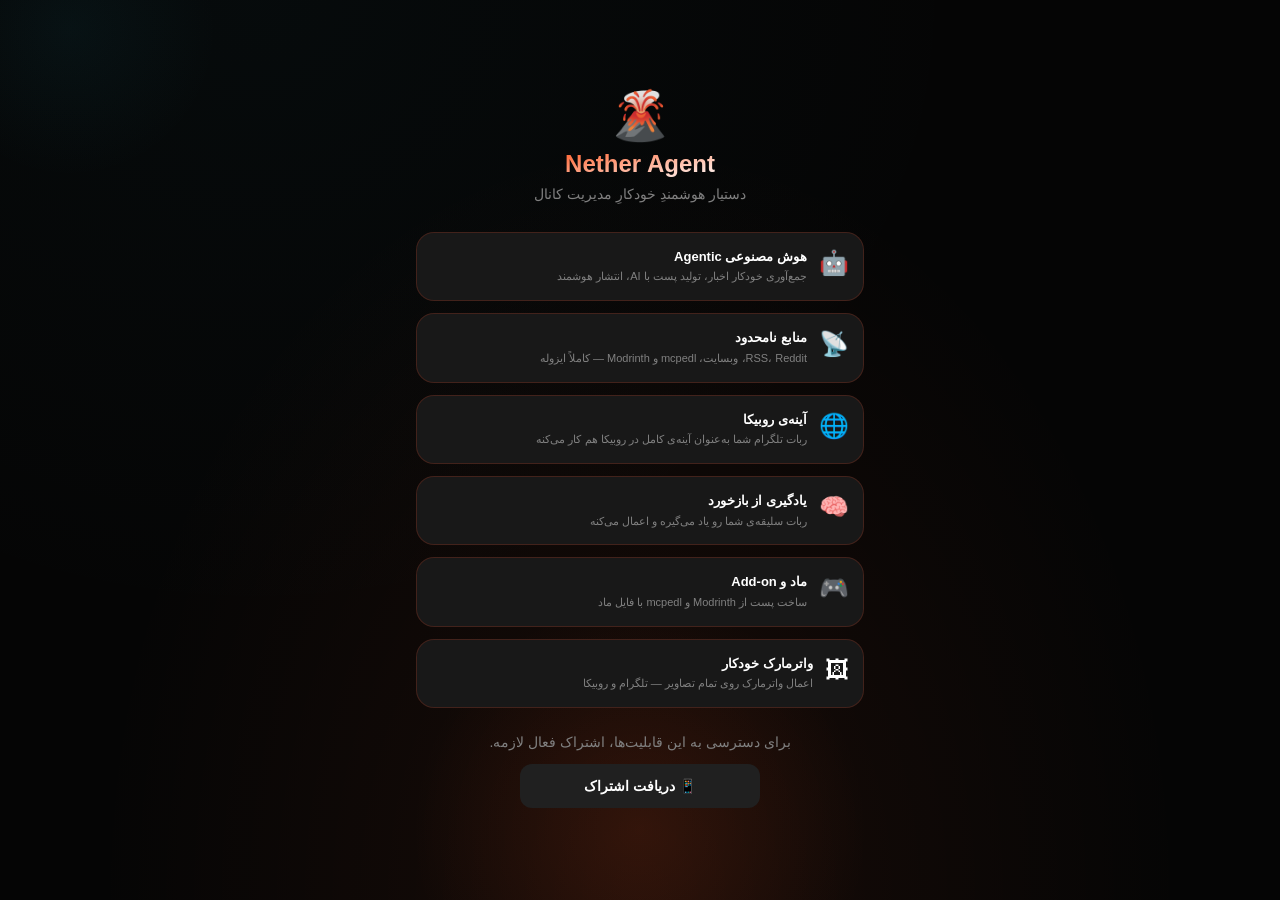
<file: index.html>
<!DOCTYPE html>
<html lang="fa" dir="rtl">
<head>
  <meta charset="UTF-8" />
  <meta name="viewport" content="width=device-width,initial-scale=1.0,maximum-scale=1.0,user-scalable=no" />
  <title>Nether Agent</title>
  <script src="https://telegram.org/js/telegram-web-app.js"></script>
  <link rel="preconnect" href="https://fonts.googleapis.com" />
  <link rel="preconnect" href="https://fonts.gstatic.com" crossorigin />
  <link href="https://fonts.googleapis.com/css2?family=Share+Tech+Mono&family=Cinzel:wght@600;700&display=swap" rel="stylesheet" />
  <script>
    // GitHub Pages SPA redirect receiver
    // If 404.html redirected us here with a hash like #/sources, convert it back to a real path
    (function() {
      var l = window.location;
      if (l.hash && l.hash.startsWith('#/')) {
        var hashPath = l.hash.substring(1); // Remove the #
        var search = '';
        var queryIndex = hashPath.indexOf('?');
        if (queryIndex !== -1) {
          search = hashPath.substring(queryIndex);
          hashPath = hashPath.substring(0, queryIndex);
        }
        // Replace current URL: keep pathname, remove hash, use the path from hash
        var newPath = l.pathname.replace(/\/$/, '') + hashPath;
        l.replace(newPath + search);
      }
    })();
  </script>
  <script type="module" crossorigin src="/assets/index-Dd-r5ETo.js"></script>
  <link rel="modulepreload" crossorigin href="/assets/react-vendor-34mWvzJ0.js">
  <link rel="stylesheet" crossorigin href="/assets/index-CsMjYsDs.css">
</head>
<body><div id="root"></div></body>
</html>
</file>
<file: assets/index-CsMjYsDs.css>
.pixel-card{position:relative;overflow:hidden;border-radius:18px;isolation:isolate;border:1px solid rgba(255,80,40,.18)}.pixel-card:before{content:"";position:absolute;top:0;right:0;bottom:0;left:0;background:radial-gradient(circle,#080808,transparent 85%);opacity:.8}.pixel-canvas{position:absolute;top:0;right:0;bottom:0;left:0;z-index:1}*,:before,:after{--tw-border-spacing-x: 0;--tw-border-spacing-y: 0;--tw-translate-x: 0;--tw-translate-y: 0;--tw-rotate: 0;--tw-skew-x: 0;--tw-skew-y: 0;--tw-scale-x: 1;--tw-scale-y: 1;--tw-pan-x: ;--tw-pan-y: ;--tw-pinch-zoom: ;--tw-scroll-snap-strictness: proximity;--tw-gradient-from-position: ;--tw-gradient-via-position: ;--tw-gradient-to-position: ;--tw-ordinal: ;--tw-slashed-zero: ;--tw-numeric-figure: ;--tw-numeric-spacing: ;--tw-numeric-fraction: ;--tw-ring-inset: ;--tw-ring-offset-width: 0px;--tw-ring-offset-color: #fff;--tw-ring-color: rgb(59 130 246 / .5);--tw-ring-offset-shadow: 0 0 #0000;--tw-ring-shadow: 0 0 #0000;--tw-shadow: 0 0 #0000;--tw-shadow-colored: 0 0 #0000;--tw-blur: ;--tw-brightness: ;--tw-contrast: ;--tw-grayscale: ;--tw-hue-rotate: ;--tw-invert: ;--tw-saturate: ;--tw-sepia: ;--tw-drop-shadow: ;--tw-backdrop-blur: ;--tw-backdrop-brightness: ;--tw-backdrop-contrast: ;--tw-backdrop-grayscale: ;--tw-backdrop-hue-rotate: ;--tw-backdrop-invert: ;--tw-backdrop-opacity: ;--tw-backdrop-saturate: ;--tw-backdrop-sepia: ;--tw-contain-size: ;--tw-contain-layout: ;--tw-contain-paint: ;--tw-contain-style: }::backdrop{--tw-border-spacing-x: 0;--tw-border-spacing-y: 0;--tw-translate-x: 0;--tw-translate-y: 0;--tw-rotate: 0;--tw-skew-x: 0;--tw-skew-y: 0;--tw-scale-x: 1;--tw-scale-y: 1;--tw-pan-x: ;--tw-pan-y: ;--tw-pinch-zoom: ;--tw-scroll-snap-strictness: proximity;--tw-gradient-from-position: ;--tw-gradient-via-position: ;--tw-gradient-to-position: ;--tw-ordinal: ;--tw-slashed-zero: ;--tw-numeric-figure: ;--tw-numeric-spacing: ;--tw-numeric-fraction: ;--tw-ring-inset: ;--tw-ring-offset-width: 0px;--tw-ring-offset-color: #fff;--tw-ring-color: rgb(59 130 246 / .5);--tw-ring-offset-shadow: 0 0 #0000;--tw-ring-shadow: 0 0 #0000;--tw-shadow: 0 0 #0000;--tw-shadow-colored: 0 0 #0000;--tw-blur: ;--tw-brightness: ;--tw-contrast: ;--tw-grayscale: ;--tw-hue-rotate: ;--tw-invert: ;--tw-saturate: ;--tw-sepia: ;--tw-drop-shadow: ;--tw-backdrop-blur: ;--tw-backdrop-brightness: ;--tw-backdrop-contrast: ;--tw-backdrop-grayscale: ;--tw-backdrop-hue-rotate: ;--tw-backdrop-invert: ;--tw-backdrop-opacity: ;--tw-backdrop-saturate: ;--tw-backdrop-sepia: ;--tw-contain-size: ;--tw-contain-layout: ;--tw-contain-paint: ;--tw-contain-style: }*,:before,:after{box-sizing:border-box;border-width:0;border-style:solid;border-color:#e5e7eb}:before,:after{--tw-content: ""}html,:host{line-height:1.5;-webkit-text-size-adjust:100%;-moz-tab-size:4;-o-tab-size:4;tab-size:4;font-family:Inter,-apple-system,Segoe UI,Tahoma,sans-serif;font-feature-settings:normal;font-variation-settings:normal;-webkit-tap-highlight-color:transparent}body{margin:0;line-height:inherit}hr{height:0;color:inherit;border-top-width:1px}abbr:where([title]){-webkit-text-decoration:underline dotted;text-decoration:underline dotted}h1,h2,h3,h4,h5,h6{font-size:inherit;font-weight:inherit}a{color:inherit;text-decoration:inherit}b,strong{font-weight:bolder}code,kbd,samp,pre{font-family:ui-monospace,SFMono-Regular,Menlo,Monaco,Consolas,Liberation Mono,Courier New,monospace;font-feature-settings:normal;font-variation-settings:normal;font-size:1em}small{font-size:80%}sub,sup{font-size:75%;line-height:0;position:relative;vertical-align:baseline}sub{bottom:-.25em}sup{top:-.5em}table{text-indent:0;border-color:inherit;border-collapse:collapse}button,input,optgroup,select,textarea{font-family:inherit;font-feature-settings:inherit;font-variation-settings:inherit;font-size:100%;font-weight:inherit;line-height:inherit;letter-spacing:inherit;color:inherit;margin:0;padding:0}button,select{text-transform:none}button,input:where([type=button]),input:where([type=reset]),input:where([type=submit]){-webkit-appearance:button;background-color:transparent;background-image:none}:-moz-focusring{outline:auto}:-moz-ui-invalid{box-shadow:none}progress{vertical-align:baseline}::-webkit-inner-spin-button,::-webkit-outer-spin-button{height:auto}[type=search]{-webkit-appearance:textfield;outline-offset:-2px}::-webkit-search-decoration{-webkit-appearance:none}::-webkit-file-upload-button{-webkit-appearance:button;font:inherit}summary{display:list-item}blockquote,dl,dd,h1,h2,h3,h4,h5,h6,hr,figure,p,pre{margin:0}fieldset{margin:0;padding:0}legend{padding:0}ol,ul,menu{list-style:none;margin:0;padding:0}dialog{padding:0}textarea{resize:vertical}input::-moz-placeholder,textarea::-moz-placeholder{opacity:1;color:#9ca3af}input::placeholder,textarea::placeholder{opacity:1;color:#9ca3af}button,[role=button]{cursor:pointer}:disabled{cursor:default}img,svg,video,canvas,audio,iframe,embed,object{display:block;vertical-align:middle}img,video{max-width:100%;height:auto}[hidden]:where(:not([hidden=until-found])){display:none}*{-webkit-tap-highlight-color:transparent}body{--tw-bg-opacity: 1;background-color:rgb(8 8 8 / var(--tw-bg-opacity, 1));font-family:Inter,-apple-system,Segoe UI,Tahoma,sans-serif;--tw-text-opacity: 1;color:rgb(255 255 255 / var(--tw-text-opacity, 1));margin:0;padding:0;overflow:hidden}::-webkit-scrollbar{width:3px;height:3px}::-webkit-scrollbar-track{background:transparent}::-webkit-scrollbar-thumb{--tw-bg-opacity: 1;background-color:rgb(32 32 32 / var(--tw-bg-opacity, 1));border-radius:2px}.\!container{width:100%!important}.container{width:100%}@media(min-width:640px){.\!container{max-width:640px!important}.container{max-width:640px}}@media(min-width:768px){.\!container{max-width:768px!important}.container{max-width:768px}}@media(min-width:1024px){.\!container{max-width:1024px!important}.container{max-width:1024px}}@media(min-width:1280px){.\!container{max-width:1280px!important}.container{max-width:1280px}}@media(min-width:1536px){.\!container{max-width:1536px!important}.container{max-width:1536px}}.glass{border-width:1px;border-color:#ff50282e;background-color:#181818cc;--tw-backdrop-blur: blur(24px);-webkit-backdrop-filter:var(--tw-backdrop-blur) var(--tw-backdrop-brightness) var(--tw-backdrop-contrast) var(--tw-backdrop-grayscale) var(--tw-backdrop-hue-rotate) var(--tw-backdrop-invert) var(--tw-backdrop-opacity) var(--tw-backdrop-saturate) var(--tw-backdrop-sepia);backdrop-filter:var(--tw-backdrop-blur) var(--tw-backdrop-brightness) var(--tw-backdrop-contrast) var(--tw-backdrop-grayscale) var(--tw-backdrop-hue-rotate) var(--tw-backdrop-invert) var(--tw-backdrop-opacity) var(--tw-backdrop-saturate) var(--tw-backdrop-sepia)}.card{border-radius:18px;border-width:1px;border-color:#ff50282e;--tw-bg-opacity: 1;background-color:rgb(24 24 24 / var(--tw-bg-opacity, 1));padding:1rem;transition-property:all;transition-timing-function:cubic-bezier(.4,0,.2,1);transition-duration:.3s}.card:hover{border-color:#ff5a244d}.field{width:100%;border-radius:.75rem;border-width:1px;border-color:transparent;--tw-bg-opacity: 1;background-color:rgb(8 8 8 / var(--tw-bg-opacity, 1));padding:.75rem .875rem;font-size:.875rem;line-height:1.25rem;--tw-text-opacity: 1;color:rgb(255 255 255 / var(--tw-text-opacity, 1));outline:2px solid transparent;outline-offset:2px;transition-property:all;transition-timing-function:cubic-bezier(.4,0,.2,1);transition-duration:.3s}.field:focus{--tw-border-opacity: 1;border-color:rgb(255 90 36 / var(--tw-border-opacity, 1));box-shadow:0 0 0 3px #ff5a2414}.btn{width:100%;cursor:pointer;border-radius:.75rem;border-style:none;padding-top:.75rem;padding-bottom:.75rem;font-size:.875rem;line-height:1.25rem;font-weight:600;transition-property:all;transition-timing-function:cubic-bezier(.4,0,.2,1);transition-duration:.3s}.btn-primary{border-width:1px;border-color:#ff50282e;--tw-bg-opacity: 1;background-color:rgb(32 32 32 / var(--tw-bg-opacity, 1));--tw-text-opacity: 1;color:rgb(255 255 255 / var(--tw-text-opacity, 1))}.btn-primary:active{--tw-border-opacity: 1;border-color:rgb(255 90 36 / var(--tw-border-opacity, 1));box-shadow:0 0 12px #ff5a2426}.btn-ghost{border-width:1px;border-color:#ff50282e;background-color:transparent;--tw-text-opacity: 1;color:rgb(200 200 200 / var(--tw-text-opacity, 1))}.btn-danger{border-width:1px;border-color:#dc143c40;background-color:transparent;--tw-text-opacity: 1;color:rgb(220 20 60 / var(--tw-text-opacity, 1))}.toggle{position:relative;height:1.5rem;width:2.75rem;flex-shrink:0}.toggle input{height:0px;width:0px;opacity:0}.toggle-slider{position:absolute;top:0;right:0;bottom:0;left:0;cursor:pointer;border-radius:9999px;border-width:1px;border-color:#ff50282e;--tw-bg-opacity: 1;background-color:rgb(8 8 8 / var(--tw-bg-opacity, 1));transition-property:all;transition-timing-function:cubic-bezier(.4,0,.2,1);transition-duration:.3s}.toggle-slider:before{content:"";position:absolute;right:.25rem;top:.25rem;height:1rem;width:1rem;border-radius:9999px;--tw-bg-opacity: 1;background-color:rgb(128 128 128 / var(--tw-bg-opacity, 1));transition-property:all;transition-timing-function:cubic-bezier(.4,0,.2,1);transition-duration:.3s}.toggle input:checked+.toggle-slider{--tw-border-opacity: 1;border-color:rgb(255 90 36 / var(--tw-border-opacity, 1))}.toggle input:checked+.toggle-slider:before{transform:translate(-18px);--tw-bg-opacity: 1;background-color:rgb(255 90 36 / var(--tw-bg-opacity, 1));box-shadow:0 0 6px #ff5a24}.nav-item{position:relative;display:flex;min-width:64px;flex:1 1 0%;cursor:pointer;flex-direction:column;align-items:center;gap:.25rem;white-space:nowrap;border-style:none;background-color:transparent;padding-top:.625rem;padding-bottom:.625rem;font-size:10px;--tw-text-opacity: 1;color:rgb(128 128 128 / var(--tw-text-opacity, 1));transition-property:color,background-color,border-color,text-decoration-color,fill,stroke;transition-timing-function:cubic-bezier(.4,0,.2,1);transition-duration:.3s}.nav-item.active,.nav-item.\!active{--tw-text-opacity: 1;color:rgb(255 90 36 / var(--tw-text-opacity, 1))}.nav-item.active:before{content:""}.nav-item.\!active:before{content:""!important}.nav-item.active:before{position:absolute;top:0;left:25%;right:25%;height:.125rem;border-bottom-right-radius:.25rem;border-bottom-left-radius:.25rem;--tw-bg-opacity: 1;background-color:rgb(255 90 36 / var(--tw-bg-opacity, 1))}.nav-item.\!active:before{position:absolute;top:0;left:25%;right:25%;height:.125rem;border-bottom-right-radius:.25rem;border-bottom-left-radius:.25rem;--tw-bg-opacity: 1;background-color:rgb(255 90 36 / var(--tw-bg-opacity, 1))}.stat-card{border-radius:18px;border-width:1px;border-color:#ff50282e;--tw-bg-opacity: 1;background-color:rgb(24 24 24 / var(--tw-bg-opacity, 1));padding:.875rem;text-align:center}.stat-val{font-size:1.25rem;line-height:1.75rem;font-weight:700;--tw-text-opacity: 1;color:rgb(255 90 36 / var(--tw-text-opacity, 1))}.stat-label{margin-top:.125rem;font-size:11px;--tw-text-opacity: 1;color:rgb(128 128 128 / var(--tw-text-opacity, 1))}.tab{cursor:pointer;white-space:nowrap;border-radius:.75rem;border-width:1px;border-color:transparent;--tw-bg-opacity: 1;background-color:rgb(24 24 24 / var(--tw-bg-opacity, 1));padding:.5rem .875rem;font-size:.75rem;line-height:1rem;--tw-text-opacity: 1;color:rgb(128 128 128 / var(--tw-text-opacity, 1));transition-property:all;transition-timing-function:cubic-bezier(.4,0,.2,1);transition-duration:.3s}.tab.active,.tab.\!active{border-color:#ff50282e;--tw-bg-opacity: 1;background-color:rgb(32 32 32 / var(--tw-bg-opacity, 1));--tw-text-opacity: 1;color:rgb(255 90 36 / var(--tw-text-opacity, 1))}.pointer-events-none{pointer-events:none}.visible{visibility:visible}.fixed{position:fixed}.absolute{position:absolute}.relative{position:relative}.inset-0{top:0;right:0;bottom:0;left:0}.bottom-20{bottom:5rem}.bottom-\[-100px\]{bottom:-100px}.bottom-\[-160px\]{bottom:-160px}.left-1\/2{left:50%}.left-\[-80px\]{left:-80px}.right-0{right:0}.top-\[-120px\]{top:-120px}.z-0{z-index:0}.z-10{z-index:10}.z-20{z-index:20}.z-\[100\]{z-index:100}.mx-auto{margin-left:auto;margin-right:auto}.my-2{margin-top:.5rem;margin-bottom:.5rem}.my-3{margin-top:.75rem;margin-bottom:.75rem}.mb-0\.5{margin-bottom:.125rem}.mb-1{margin-bottom:.25rem}.mb-1\.5{margin-bottom:.375rem}.mb-2{margin-bottom:.5rem}.mb-2\.5{margin-bottom:.625rem}.mb-3{margin-bottom:.75rem}.mb-4{margin-bottom:1rem}.mb-6{margin-bottom:1.5rem}.mb-7{margin-bottom:1.75rem}.mt-0\.5{margin-top:.125rem}.mt-1{margin-top:.25rem}.mt-1\.5{margin-top:.375rem}.mt-2{margin-top:.5rem}.mt-2\.5{margin-top:.625rem}.mt-3{margin-top:.75rem}.block{display:block}.inline-block{display:inline-block}.flex{display:flex}.grid{display:grid}.hidden{display:none}.h-0\.5{height:.125rem}.h-1{height:.25rem}.h-1\.5{height:.375rem}.h-10{height:2.5rem}.h-16{height:4rem}.h-2{height:.5rem}.h-\[300px\]{height:300px}.h-\[400px\]{height:400px}.h-\[460px\]{height:460px}.h-full{height:100%}.h-screen{height:100vh}.max-h-\[120px\]{max-height:120px}.min-h-screen{min-height:100vh}.w-0\.5{width:.125rem}.w-1{width:.25rem}.w-1\.5{width:.375rem}.w-10{width:2.5rem}.w-14{width:3.5rem}.w-16{width:4rem}.w-2{width:.5rem}.w-\[300px\]{width:300px}.w-\[400px\]{width:400px}.w-\[460px\]{width:460px}.w-full{width:100%}.min-w-0{min-width:0px}.min-w-\[64px\]{min-width:64px}.max-w-\[200px\]{max-width:200px}.max-w-\[240px\]{max-width:240px}.max-w-md{max-width:28rem}.max-w-xl{max-width:36rem}.max-w-xs{max-width:20rem}.flex-1{flex:1 1 0%}.flex-shrink-0,.shrink-0{flex-shrink:0}.-translate-x-1\/2{--tw-translate-x: -50%;transform:translate(var(--tw-translate-x),var(--tw-translate-y)) rotate(var(--tw-rotate)) skew(var(--tw-skew-x)) skewY(var(--tw-skew-y)) scaleX(var(--tw-scale-x)) scaleY(var(--tw-scale-y))}.transform{transform:translate(var(--tw-translate-x),var(--tw-translate-y)) rotate(var(--tw-rotate)) skew(var(--tw-skew-x)) skewY(var(--tw-skew-y)) scaleX(var(--tw-scale-x)) scaleY(var(--tw-scale-y))}@keyframes spin{to{transform:rotate(360deg)}}.animate-spin{animation:spin 1s linear infinite}.cursor-pointer{cursor:pointer}.grid-cols-2{grid-template-columns:repeat(2,minmax(0,1fr))}.flex-col{flex-direction:column}.items-center{align-items:center}.justify-center{justify-content:center}.justify-between{justify-content:space-between}.gap-1{gap:.25rem}.gap-1\.5{gap:.375rem}.gap-2{gap:.5rem}.gap-2\.5{gap:.625rem}.gap-3{gap:.75rem}.gap-4{gap:1rem}.space-y-1>:not([hidden])~:not([hidden]){--tw-space-y-reverse: 0;margin-top:calc(.25rem * calc(1 - var(--tw-space-y-reverse)));margin-bottom:calc(.25rem * var(--tw-space-y-reverse))}.space-y-2>:not([hidden])~:not([hidden]){--tw-space-y-reverse: 0;margin-top:calc(.5rem * calc(1 - var(--tw-space-y-reverse)));margin-bottom:calc(.5rem * var(--tw-space-y-reverse))}.space-y-2\.5>:not([hidden])~:not([hidden]){--tw-space-y-reverse: 0;margin-top:calc(.625rem * calc(1 - var(--tw-space-y-reverse)));margin-bottom:calc(.625rem * var(--tw-space-y-reverse))}.space-y-3>:not([hidden])~:not([hidden]){--tw-space-y-reverse: 0;margin-top:calc(.75rem * calc(1 - var(--tw-space-y-reverse)));margin-bottom:calc(.75rem * var(--tw-space-y-reverse))}.overflow-hidden{overflow:hidden}.overflow-x-auto{overflow-x:auto}.overflow-y-auto{overflow-y:auto}.truncate{overflow:hidden;text-overflow:ellipsis;white-space:nowrap}.text-ellipsis{text-overflow:ellipsis}.whitespace-nowrap{white-space:nowrap}.rounded{border-radius:.25rem}.rounded-2xl{border-radius:18px}.rounded-full{border-radius:9999px}.rounded-lg{border-radius:.5rem}.rounded-md{border-radius:.375rem}.rounded-xl{border-radius:.75rem}.border{border-width:1px}.border-2{border-width:2px}.border-b{border-bottom-width:1px}.border-t{border-top-width:1px}.border-none{border-style:none}.border-nether-accent\/30{border-color:#ff5a244d}.border-nether-border{border-color:#ff50282e}.border-nether-border\/30{border-color:#ff50284d}.border-nether-border\/50{border-color:#ff502880}.border-nether-card{--tw-border-opacity: 1;border-color:rgb(24 24 24 / var(--tw-border-opacity, 1))}.border-transparent{border-color:transparent}.border-t-nether-accent{--tw-border-opacity: 1;border-top-color:rgb(255 90 36 / var(--tw-border-opacity, 1))}.bg-nether-accent{--tw-bg-opacity: 1;background-color:rgb(255 90 36 / var(--tw-bg-opacity, 1))}.bg-nether-accent\/15{background-color:#ff5a2426}.bg-nether-bg{--tw-bg-opacity: 1;background-color:rgb(8 8 8 / var(--tw-bg-opacity, 1))}.bg-nether-card{--tw-bg-opacity: 1;background-color:rgb(24 24 24 / var(--tw-bg-opacity, 1))}.bg-nether-elevated{--tw-bg-opacity: 1;background-color:rgb(32 32 32 / var(--tw-bg-opacity, 1))}.bg-nether-success{--tw-bg-opacity: 1;background-color:rgb(0 184 148 / var(--tw-bg-opacity, 1))}.bg-nether-text-3{--tw-bg-opacity: 1;background-color:rgb(128 128 128 / var(--tw-bg-opacity, 1))}.bg-transparent{background-color:transparent}.bg-gradient-to-br{background-image:linear-gradient(to bottom right,var(--tw-gradient-stops))}.from-nether-accent{--tw-gradient-from: #FF5A24 var(--tw-gradient-from-position);--tw-gradient-to: rgb(255 90 36 / 0) var(--tw-gradient-to-position);--tw-gradient-stops: var(--tw-gradient-from), var(--tw-gradient-to)}.to-white{--tw-gradient-to: #fff var(--tw-gradient-to-position)}.bg-clip-text{-webkit-background-clip:text;background-clip:text}.object-cover{-o-object-fit:cover;object-fit:cover}.\!p-0{padding:0!important}.\!p-3{padding:.75rem!important}.p-0{padding:0}.p-2{padding:.5rem}.p-2\.5{padding:.625rem}.p-3\.5{padding:.875rem}.p-4{padding:1rem}.\!py-2{padding-top:.5rem!important;padding-bottom:.5rem!important}.px-1{padding-left:.25rem;padding-right:.25rem}.px-1\.5{padding-left:.375rem;padding-right:.375rem}.px-2{padding-left:.5rem;padding-right:.5rem}.px-3{padding-left:.75rem;padding-right:.75rem}.px-4{padding-left:1rem;padding-right:1rem}.px-5{padding-left:1.25rem;padding-right:1.25rem}.px-6{padding-left:1.5rem;padding-right:1.5rem}.py-0\.5{padding-top:.125rem;padding-bottom:.125rem}.py-1\.5{padding-top:.375rem;padding-bottom:.375rem}.py-2{padding-top:.5rem;padding-bottom:.5rem}.py-2\.5{padding-top:.625rem;padding-bottom:.625rem}.py-3{padding-top:.75rem;padding-bottom:.75rem}.py-4{padding-top:1rem;padding-bottom:1rem}.py-6{padding-top:1.5rem;padding-bottom:1.5rem}.py-8{padding-top:2rem;padding-bottom:2rem}.pb-2{padding-bottom:.5rem}.pb-24{padding-bottom:6rem}.pb-4{padding-bottom:1rem}.pr-4{padding-right:1rem}.pt-2{padding-top:.5rem}.pt-3{padding-top:.75rem}.pt-4{padding-top:1rem}.text-center{text-align:center}.text-right{text-align:right}.font-mono{font-family:ui-monospace,SFMono-Regular,Menlo,Monaco,Consolas,Liberation Mono,Courier New,monospace}.\!text-\[11px\]{font-size:11px!important}.text-2xl{font-size:1.5rem;line-height:2rem}.text-3xl{font-size:1.875rem;line-height:2.25rem}.text-5xl{font-size:3rem;line-height:1}.text-\[10px\]{font-size:10px}.text-\[11px\]{font-size:11px}.text-\[12px\]{font-size:12px}.text-\[13px\]{font-size:13px}.text-\[15px\]{font-size:15px}.text-\[9px\]{font-size:9px}.text-base{font-size:1rem;line-height:1.5rem}.text-lg{font-size:1.125rem;line-height:1.75rem}.text-sm{font-size:.875rem;line-height:1.25rem}.text-xl{font-size:1.25rem;line-height:1.75rem}.text-xs{font-size:.75rem;line-height:1rem}.font-bold{font-weight:700}.font-medium{font-weight:500}.font-semibold{font-weight:600}.leading-loose{line-height:2}.leading-relaxed{line-height:1.625}.text-nether-accent{--tw-text-opacity: 1;color:rgb(255 90 36 / var(--tw-text-opacity, 1))}.text-nether-cyan{--tw-text-opacity: 1;color:rgb(42 184 214 / var(--tw-text-opacity, 1))}.text-nether-danger{--tw-text-opacity: 1;color:rgb(220 20 60 / var(--tw-text-opacity, 1))}.text-nether-success{--tw-text-opacity: 1;color:rgb(0 184 148 / var(--tw-text-opacity, 1))}.text-nether-text{--tw-text-opacity: 1;color:rgb(255 255 255 / var(--tw-text-opacity, 1))}.text-nether-text-2{--tw-text-opacity: 1;color:rgb(200 200 200 / var(--tw-text-opacity, 1))}.text-nether-text-3{--tw-text-opacity: 1;color:rgb(128 128 128 / var(--tw-text-opacity, 1))}.text-transparent{color:transparent}.text-white{--tw-text-opacity: 1;color:rgb(255 255 255 / var(--tw-text-opacity, 1))}.opacity-0{opacity:0}.opacity-50{opacity:.5}.shadow{--tw-shadow: 0 1px 3px 0 rgb(0 0 0 / .1), 0 1px 2px -1px rgb(0 0 0 / .1);--tw-shadow-colored: 0 1px 3px 0 var(--tw-shadow-color), 0 1px 2px -1px var(--tw-shadow-color);box-shadow:var(--tw-ring-offset-shadow, 0 0 #0000),var(--tw-ring-shadow, 0 0 #0000),var(--tw-shadow)}.shadow-\[0_0_6px_\#FF5A24\]{--tw-shadow: 0 0 6px #FF5A24;--tw-shadow-colored: 0 0 6px var(--tw-shadow-color);box-shadow:var(--tw-ring-offset-shadow, 0 0 #0000),var(--tw-ring-shadow, 0 0 #0000),var(--tw-shadow)}.outline-none{outline:2px solid transparent;outline-offset:2px}.ring{--tw-ring-offset-shadow: var(--tw-ring-inset) 0 0 0 var(--tw-ring-offset-width) var(--tw-ring-offset-color);--tw-ring-shadow: var(--tw-ring-inset) 0 0 0 calc(3px + var(--tw-ring-offset-width)) var(--tw-ring-color);box-shadow:var(--tw-ring-offset-shadow),var(--tw-ring-shadow),var(--tw-shadow, 0 0 #0000)}.blur{--tw-blur: blur(8px);filter:var(--tw-blur) var(--tw-brightness) var(--tw-contrast) var(--tw-grayscale) var(--tw-hue-rotate) var(--tw-invert) var(--tw-saturate) var(--tw-sepia) var(--tw-drop-shadow)}.drop-shadow{--tw-drop-shadow: drop-shadow(0 1px 2px rgb(0 0 0 / .1)) drop-shadow(0 1px 1px rgb(0 0 0 / .06));filter:var(--tw-blur) var(--tw-brightness) var(--tw-contrast) var(--tw-grayscale) var(--tw-hue-rotate) var(--tw-invert) var(--tw-saturate) var(--tw-sepia) var(--tw-drop-shadow)}.filter{filter:var(--tw-blur) var(--tw-brightness) var(--tw-contrast) var(--tw-grayscale) var(--tw-hue-rotate) var(--tw-invert) var(--tw-saturate) var(--tw-sepia) var(--tw-drop-shadow)}.transition{transition-property:color,background-color,border-color,text-decoration-color,fill,stroke,opacity,box-shadow,transform,filter,backdrop-filter;transition-timing-function:cubic-bezier(.4,0,.2,1);transition-duration:.15s}.transition-all{transition-property:all;transition-timing-function:cubic-bezier(.4,0,.2,1);transition-duration:.15s}.transition-colors{transition-property:color,background-color,border-color,text-decoration-color,fill,stroke;transition-timing-function:cubic-bezier(.4,0,.2,1);transition-duration:.15s}.ease-in{transition-timing-function:cubic-bezier(.4,0,1,1)}.ease-in-out{transition-timing-function:cubic-bezier(.4,0,.2,1)}.ease-out{transition-timing-function:cubic-bezier(0,0,.2,1)}:root{--nether-accent: #FF5A24;--nether-glow: #FF5A24;--nether-dim: #FF8855;--font-mono: "Share Tech Mono", "Courier New", monospace;--font-display: "Cinzel", serif}.nether-scanline{position:fixed;top:0;right:0;bottom:0;left:0;z-index:200;pointer-events:none;background:repeating-linear-gradient(0deg,transparent,transparent 3px,rgba(255,90,36,.015) 3px,rgba(255,90,36,.015) 5px);transition:opacity .3s}.nether-vignette{position:fixed;top:0;right:0;bottom:0;left:0;z-index:190;pointer-events:none;background:radial-gradient(ellipse at 50% 40%,transparent 30%,rgba(0,0,0,.6) 100%)}.nether-paused *,.nether-paused *:before,.nether-paused *:after{animation-play-state:paused!important}@keyframes netherBlink{0%,to{opacity:1}50%{opacity:0}}.nether-light-source{position:absolute;top:0;left:50%;transform:translate(-50%);width:60%;height:40%;background:radial-gradient(ellipse at 50% 0%,rgba(255,90,36,.06) 0%,transparent 70%);pointer-events:none}.nether-floor-inset{position:absolute;bottom:0;left:5%;right:5%;height:50%;box-shadow:inset 0 20px 40px #0009;pointer-events:none;border-radius:50%}.nether-char-shadow{position:absolute;top:62%;left:50%;transform:translate(-50%);width:70px;height:12px;border-radius:50%;background:radial-gradient(ellipse,rgba(0,0,0,.5),transparent 70%);pointer-events:none;filter:blur(3px)}.nether-room{position:absolute;top:0;right:0;bottom:0;left:0;transform-style:preserve-3d}.nether-floor{position:absolute;bottom:0;left:-10%;right:-10%;height:60%;background:repeating-linear-gradient(45deg,transparent 0px,transparent 24px,rgba(255,90,36,.12) 24px,rgba(255,90,36,.12) 25px),repeating-linear-gradient(-45deg,transparent 0px,transparent 24px,rgba(255,90,36,.06) 24px,rgba(255,90,36,.06) 25px),radial-gradient(ellipse at 50% 100%,rgba(255,60,0,.1) 0%,transparent 50%),linear-gradient(180deg,#0a0505,#080808);animation:netherLavaPulse var(--lava-duration, 4s) ease-in-out infinite;transform:rotateX(60deg);transform-origin:bottom center}.nether-wall{position:absolute;background:linear-gradient(180deg,#0a0a0a,#050505);border:1px solid rgba(255,90,36,.08)}.nether-wall-back{top:0;left:0;right:0;height:40%;background:linear-gradient(180deg,#0c0806,#080808);border-bottom:1px solid rgba(255,90,36,.1)}.nether-wall-left{top:0;left:0;bottom:0;width:15%;background:linear-gradient(90deg,#0a0606,#080808);border-right:1px solid rgba(255,90,36,.06)}.nether-wall-right{top:0;right:0;bottom:0;width:15%;background:linear-gradient(-90deg,#0a0606,#080808);border-left:1px solid rgba(255,90,36,.06)}@keyframes netherLavaPulse{0%,to{opacity:.5}50%{opacity:1}}.nether-embers{position:absolute;top:0;right:0;bottom:0;left:0;pointer-events:none}.nether-ember{position:absolute;bottom:5%;width:2px;height:2px;background:var(--nether-accent);border-radius:50%;opacity:0;box-shadow:0 0 4px var(--nether-accent);animation:netherFloatUp 8s infinite ease-out}@keyframes netherFloatUp{0%{bottom:5%;opacity:0;transform:scale(1)}15%{opacity:.5}80%{opacity:.15}to{bottom:80%;opacity:0;transform:scale(.3)}}.nether-hud-tl{position:fixed;top:10px;left:10px;z-index:100;font-family:var(--font-mono);font-size:11px;color:#ffc864e6;pointer-events:none;display:flex;align-items:center;gap:3px;background:#00000080;padding:3px 8px;border-radius:6px;border:1px solid rgba(255,90,36,.15)}.nether-hud-tr{position:fixed;top:10px;right:10px;z-index:100;display:flex;gap:4px;pointer-events:none}.nether-badge{font-family:var(--font-mono);font-size:10px;padding:3px 7px;border-radius:6px;background:#0009;border:1px solid rgba(255,90,36,.2);color:#ffc864cc;white-space:nowrap}.nether-hud-bottom{position:fixed;bottom:65px;left:50%;transform:translate(-50%);z-index:100;font-family:var(--font-mono);font-size:11px;color:#ffc864b3;pointer-events:none;white-space:nowrap;background:#00000080;padding:3px 12px;border-radius:6px;border:1px solid rgba(255,90,36,.15)}.nether-hex-stream{position:fixed;top:0;bottom:0;width:14px;overflow:hidden;z-index:50;pointer-events:none;font-family:var(--font-mono);font-size:9px;color:#ff5a2433;line-height:1.6}.nether-hex-left{left:0;border-right:1px solid rgba(255,90,36,.05)}.nether-hex-right{right:0;border-left:1px solid rgba(255,90,36,.05)}.nether-hex-inner{animation:netherHexScroll 20s linear infinite;white-space:nowrap}.nether-hex-reverse{animation:netherHexScrollDown 20s linear infinite}.nether-hex-stream span{display:block}@keyframes netherHexScroll{0%{transform:translateY(0)}to{transform:translateY(-50%)}}@keyframes netherHexScrollDown{0%{transform:translateY(-50%)}to{transform:translateY(0)}}.nether-zone-3d{position:absolute;cursor:pointer;transition:filter .3s;transform-style:preserve-3d}.nether-zone-3d:hover{filter:brightness(1.4)!important}.nether-zone-label{font-family:var(--font-mono);font-size:11px;color:#ffc864bf;text-align:center;margin-top:5px;text-shadow:0 1px 2px rgba(0,0,0,.8)}.nether-altar{display:flex;flex-direction:column;align-items:center}.nether-altar-screen{width:52px;height:36px;border-radius:4px;border:1px solid #333;overflow:hidden;background:#0a0a0a;background-image:repeating-linear-gradient(0deg,transparent,transparent 2px,rgba(255,90,36,.03) 2px,rgba(255,90,36,.03) 3px)}.nether-scroll-text{overflow:hidden;height:24px;padding:2px}.nether-text-line{font-family:var(--font-mono);font-size:8px;color:var(--nether-accent);animation:netherScrollUp 2s infinite linear;white-space:nowrap;text-shadow:0 0 4px var(--nether-accent)}@keyframes netherScrollUp{0%{transform:translateY(12px);opacity:0}50%{opacity:1}to{transform:translateY(-12px);opacity:0}}.nether-forge-platform{width:52px;height:52px;border-radius:50%;background:radial-gradient(circle,rgba(255,60,0,.15),transparent 70%),repeating-radial-gradient(circle,transparent 0px,transparent 3px,rgba(255,90,36,.05) 3px,rgba(255,90,36,.05) 4px);border:1px solid rgba(255,90,36,.2);display:flex;align-items:center;justify-content:center;position:relative;will-change:transform}.nether-sigil-rotate{animation:netherRotate 4s infinite linear}@keyframes netherRotate{0%{transform:rotate(0)}to{transform:rotate(360deg)}}.nether-portal-ring{width:56px;height:56px;border-radius:50%;border:2px solid;display:flex;align-items:center;justify-content:center;background:radial-gradient(circle,rgba(0,136,204,.05),transparent);will-change:transform,box-shadow}@keyframes netherPortalPulse{0%,to{box-shadow:0 0 20px #08c6}50%{box-shadow:0 0 40px #0088ccb3}}.nether-conveyor{position:absolute;top:60px;left:-20px;width:90px;height:8px;overflow:hidden}.nether-conveyor-box{position:absolute;width:8px;height:8px;background:#08c6;border:1px solid rgba(0,136,204,.6);border-radius:2px;animation:netherConveyor 2s infinite linear}@keyframes netherConveyor{0%{left:-10px;opacity:0}10%{opacity:1}90%{opacity:1}to{left:90px;opacity:0}}.nether-rubika-gate{width:46px;height:34px;border-radius:4px;border:1px solid;display:flex;align-items:center;justify-content:center}.nether-mirror{width:32px;height:52px;border-radius:4px;border:1px solid;background:#00000080;display:flex;align-items:center;justify-content:center;background-image:repeating-linear-gradient(180deg,transparent,transparent 3px,rgba(255,255,255,.02) 3px,rgba(255,255,255,.02) 4px)}@keyframes netherPulse{0%,to{opacity:.6}50%{opacity:1}}@media(prefers-reduced-motion:reduce){.nether-sigil-rotate{animation-duration:12s!important}.nether-portal-ring{animation:none!important;box-shadow:0 0 20px #0088cc4d!important}.nether-conveyor-box{animation-duration:6s!important}.nether-hex-inner,.nether-hex-reverse{animation-duration:60s!important}.nether-ember{animation-duration:16s!important}.nether-text-line{animation-duration:6s!important}.nether-floor{animation-duration:12s!important}}.hover\:border-nether-border:hover{border-color:#ff50282e}.hover\:text-nether-danger:hover{--tw-text-opacity: 1;color:rgb(220 20 60 / var(--tw-text-opacity, 1))}.focus\:border-nether-accent:focus{--tw-border-opacity: 1;border-color:rgb(255 90 36 / var(--tw-border-opacity, 1))}
</file>
